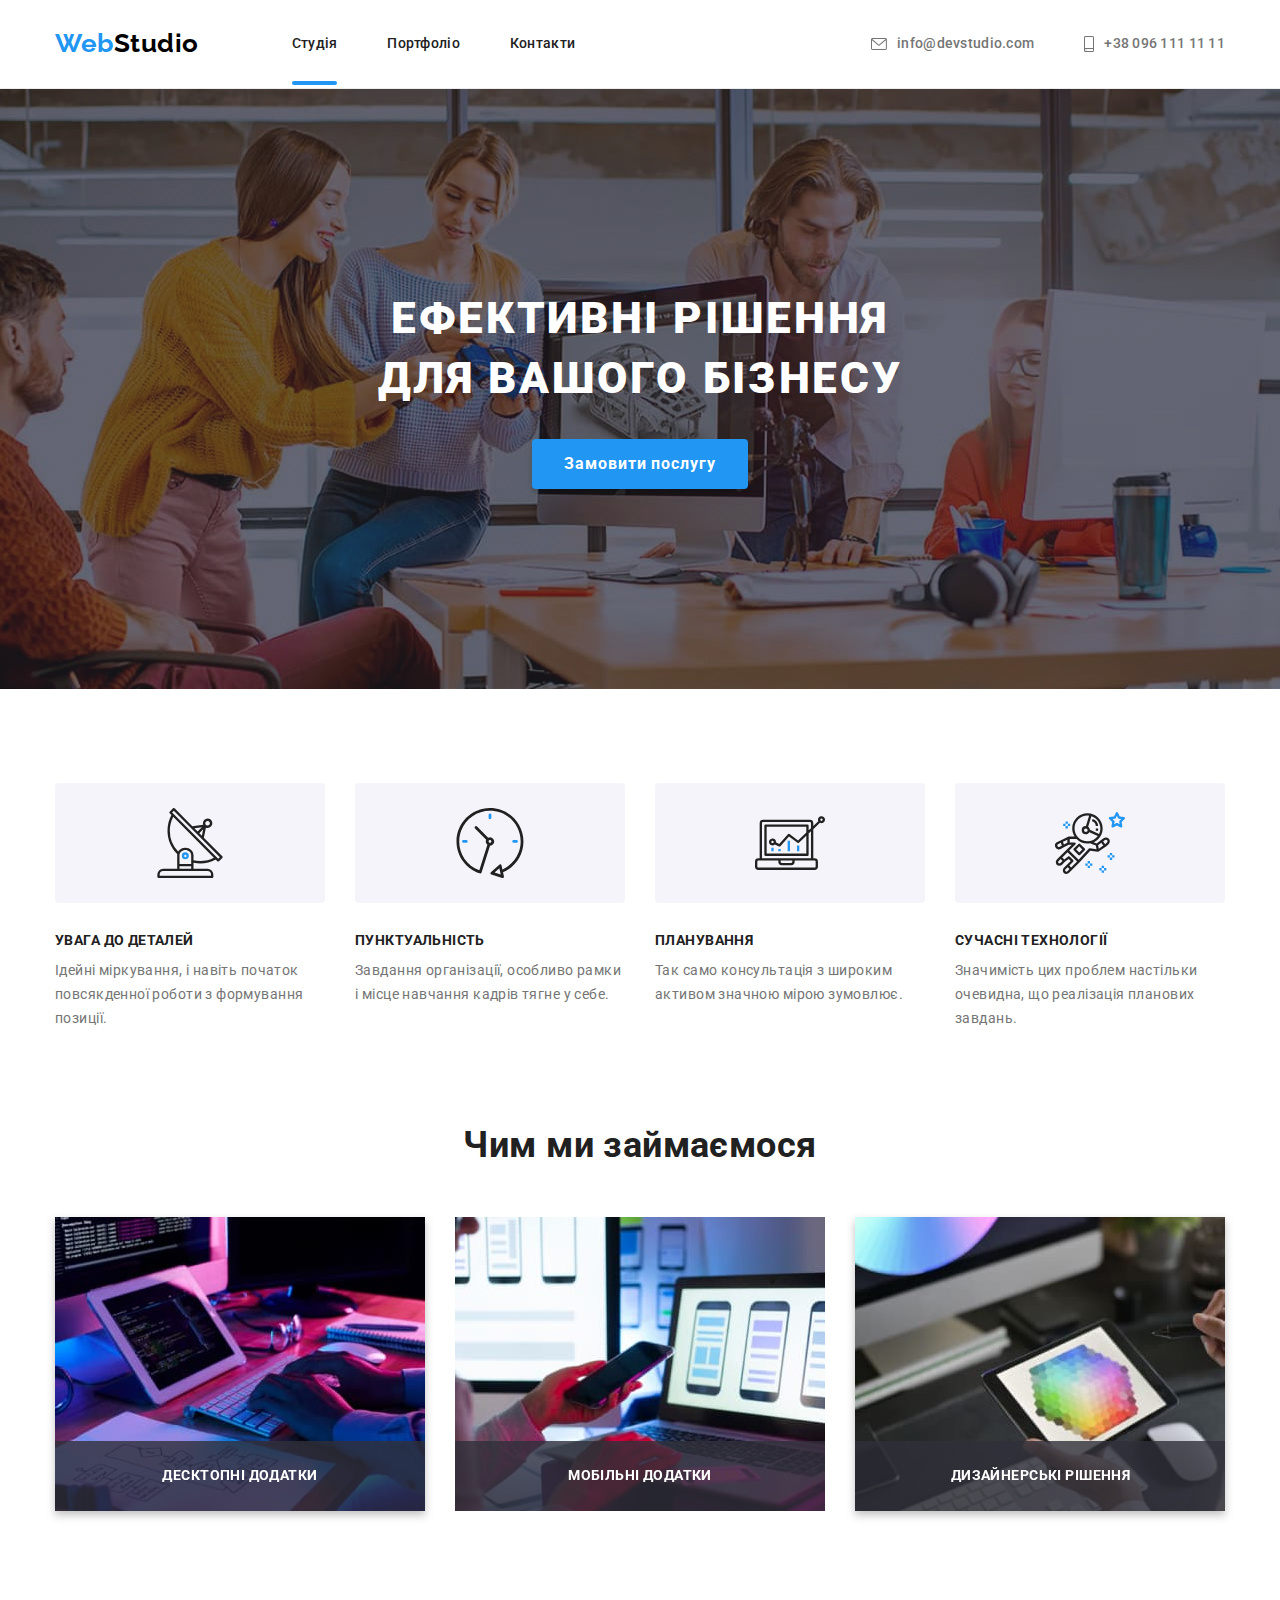
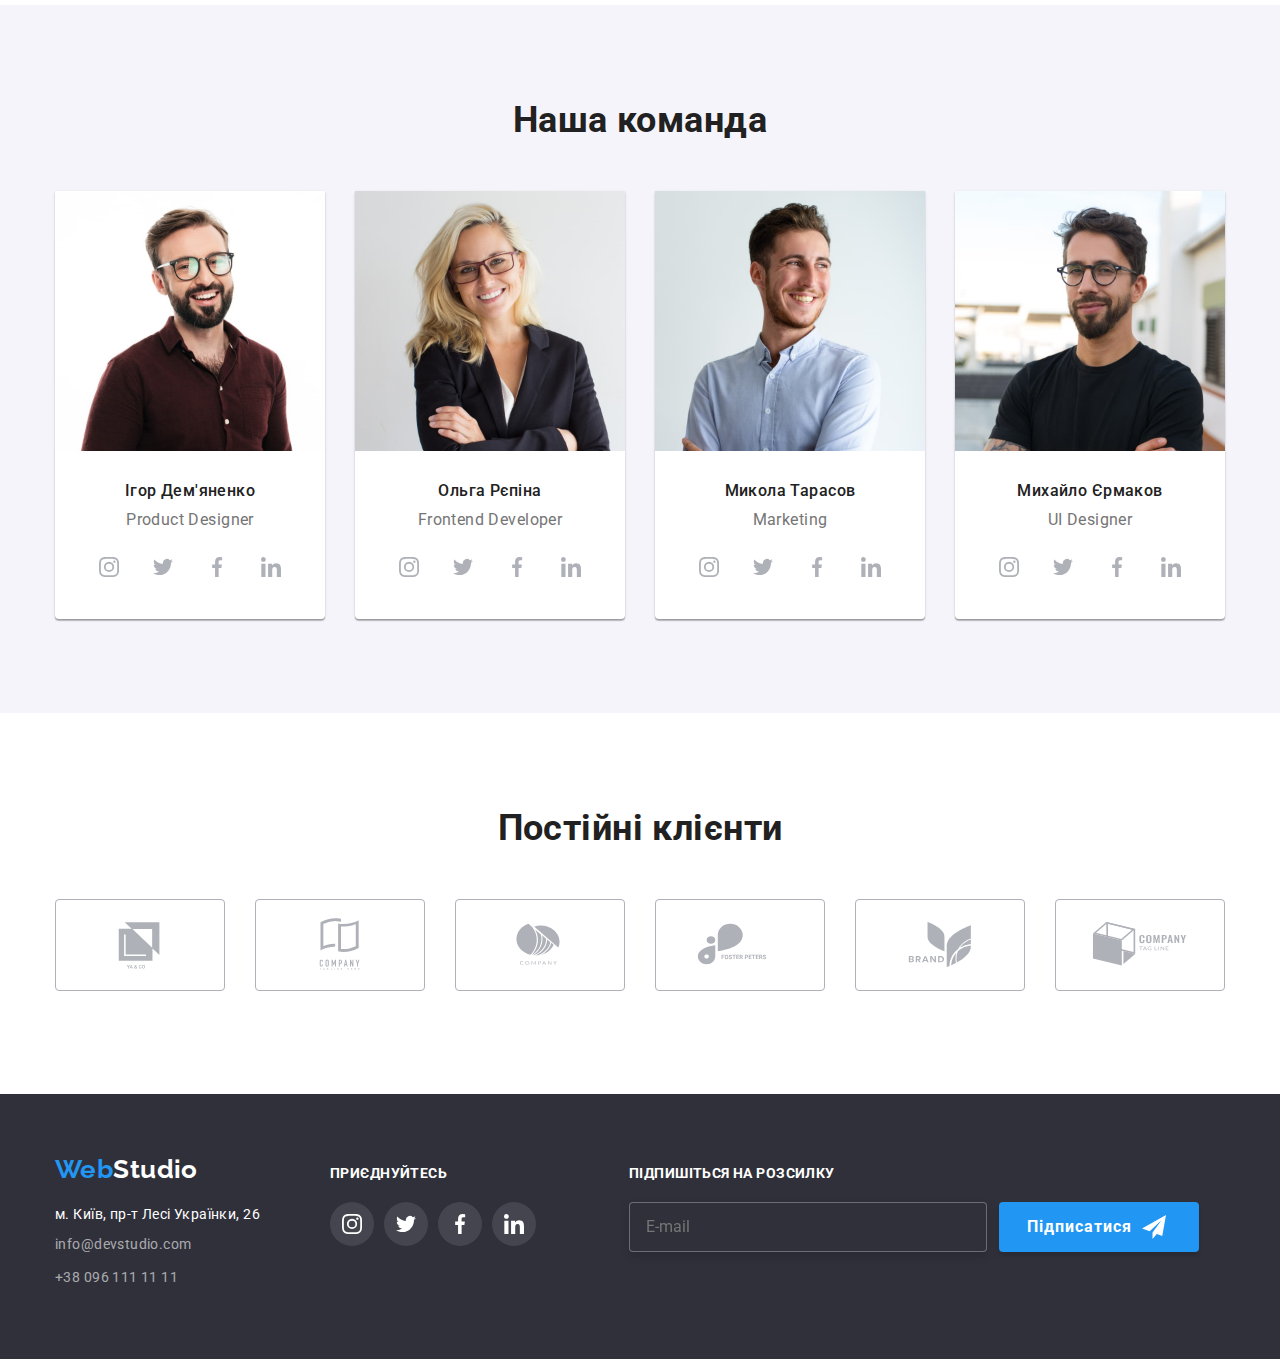
<file: index.html>
<!DOCTYPE html>
<html lang="uk">
<head>
    <meta charset="UTF-8">
    <meta http-equiv="X-UA-Compatible" content="IE=edge">
    <meta name="viewport" content="width=device-width, initial-scale=1.0">
    <title>WebStudio</title>
    <link rel="preconnect" href="https://fonts.googleapis.com">
    <link rel="preconnect" href="https://fonts.gstatic.com" crossorigin>
    <link href="https://fonts.googleapis.com/css2?family=Raleway:wght@700&family=Roboto:wght@400;500;700;900&display=swap"
        rel="stylesheet">
    <link rel="stylesheet" href="https://cdnjs.cloudflare.com/ajax/libs/modern-normalize/1.1.0/modern-normalize.min.css">
    <link rel="stylesheet" href="./css/main.min.css">
</head>
<body>
    <header class="page-header">
        <div class="container page-header__container">
            <nav class="page-header__nav">
                <a href="./index.html" class="link logo  page-header__logo page-header__link"><span class="accent">Web</span>Studio</a>
                <ul class="list page-header__nav">
                    <li class="current-item"><a href="./index.html" class="current link page-header__link">Студія</a></li>
                    <li><a href="./portfolio.html" class="link page-header__item page-header__link">Портфоліо</a></li>
                    <li><a href="" class="link page-header__item page-header__link">Контакти</a></li>
                </ul>
            </nav> 
            <ul class="list contact">
                <li>
                    <a href="mailto:info@devstudio.com" lang="en" class="link page-header__link--distance contact__nav">
                        <svg class="contact__icon" width="16" height="12">
                        <use href="./images/icons.svg#icon-envelope"></use>
                    </svg>
                    info@devstudio.com
                    </a></li>
                <li><a href="tel:+380961111111" class="link page-header__link--distance page-header__item contact__nav">
                    <svg class="contact__icon" width="10" height="16">
                        <use href="./images/icons.svg#icon-smartphone"></use>
                    </svg>
                    +38 096 111 11 11</a></li>
            </ul>
        </div>
    </header>
    <main>
        <section class="section hero">
                <h1 class="hero__title">Ефективні рішення<br>для вашого бізнесу</h1>
                <button data-modal-open type="button" class="button hero__button">Замовити послугу</button>
                <div class="hero__backdrop is-hidden" data-modal>
                    <div class="modal">
                        <button data-modal-close type="button" class="button__close">
                            <svg class="icon" width="18" height="18">
                                <use href="./images/icons.svg#icon-close-black-18dp"></use>
                            </svg>
                        </button>
                        <form class="modal__form" autocomplete="off">
                            <h2 class="modal__title">Залиште свої дані, ми вам передзвонимо</h2>
                            <div class="modal__container">
                                <label class="modal__label" for="name">Ім'я</label>
                                <input type="text" name="name" class="modal__input" id="name">
                                <svg class="icon modal__icon" width="18" height="18">
                                    <use href="./images/icons.svg#icon-person-black-18dp"></use>
                                </svg>
                            </div>
                            <div class="modal__container">
                                <label class="modal__label" for="phone">Телефон</label>
                                <input type="tel" name="phone" class="modal__input" id="phone">
                                <svg class="icon modal__icon" width="18" height="18">
                                    <use href="./images/icons.svg#icon-phone-black-18dp"></use>
                                </svg>
                            </div>
                            <div class="modal__container">
                                <label class="modal__label" for="mail">Пошта</label>
                                <input type="email" name="mail" class="modal__input" id="mail">
                                <svg class="icon modal__icon" width="18" height="18">
                                    <use href="./images/icons.svg#icon-email-black-18dp"></use>
                                </svg>
                            </div>
                            <div class="feedback">
                                <label class="modal__label" for="feedback">Коментар</label>
                                <textarea class="modal__feedback" name="feedback" id="feedback" placeholder="Введіть текст"></textarea>
                            </div>
                            <label class="checkbox">
                                <input class="checkbox__input visually-hidden" type="checkbox" name="access" value="access">
                                <svg class="checkbox__icon" width="16" height="15">
                                    <use href="./images/icons.svg#icon-Vector"></use>
                                </svg> 
                                Погоджуюся з розсилкою та приймаю &nbsp;<a href="" class="checkbox__link">Умови договору</a>
                            </label>
                            <button type="submit" class=" button modal__button">Відправити</button>
                        </form>
                    </div>
                </div>
        </section>
        <section class="section features">
            <div class="container">
                <h2 class="visually-hidden">Особливості</h2>
                <ul class="list features__list">
                    <li class="item features__item">
                        <div class="features__container">
                            <svg width="70" height="70">
                                <use href="./images/icons.svg#icon-antenna"></use>
                            </svg>
                        </div>
                        <h3 class="features__title">Увага до деталей</h3>
                        <p class="features__text">Ідейні міркування, і навіть початок повсякденної роботи з формування позиції.</p>
                    </li>
                    <li class="item features__item">
                        <div class="features__container">
                            <svg width="70" height="70">
                                <use href="./images/icons.svg#icon-clock"></use>
                            </svg>
                        </div>
                        <h3 class="features__title">Пунктуальність</h3>
                        <p class="features__text">Завдання організації, особливо рамки і місце навчання кадрів тягне у себе.</p>
                    </li>
                    <li class="item features__item">
                        <div class="features__container">
                            <svg width="70" height="70">
                                <use href="./images/icons.svg#icon-diagram"></use>
                            </svg>
                        </div>
                        <h3 class="features__title">Планування</h3>
                        <p class="features__text">Так само консультація з широким активом значною мірою зумовлює.</p>
                    </li>
                    <li class="features__item">
                        <div class="features__container">
                            <svg width="70" height="70">
                                <use href="./images/icons.svg#icon-astronaut"></use>
                            </svg>
                        </div>
                        <h3 class="features__title">Сучасні технології</h3>
                        <p class="features__text">Значимість цих проблем настільки очевидна, що реалізація планових завдань.</p>
                    </li>
                </ul>
            </div>
        </section>
        <section class="section work">
           <div class="container">
            <h2 class="section__title">Чим ми займаємося</h2>
            <ul class="list work__list">
                <li class="item work__item">
                    <div class="work__image">
                        <img src="./images/box1.jpg" class="no-gap" alt="Набір коду на клавіатурі" width="370" height="294">
                        <div class="work__meta">
                            <h3 class="work__description">Десктопні додатки</h3>
                        </div>
                    </div>  
                </li>
                <li class="item work__itemt">
                    <div class="work__image">
                        <img src="./images/box2.jpg" class="no-gap" alt="Процес розробки мобільних додатків" width="370"
                            height="294">
                        <div class="work__meta">
                            <h3 class="work__description">Мобільні додатки</h3>
                        </div>
                    </div>
                </li>
                <li class="work__item">
                    <div class="work__image">
                        <img src="./images/box3.jpg" class="no-gap" alt="Підбір кольору вебдизайнером на телефоні" width="370"
                            height="294">
                        <div class="work__meta work__meta--padding">
                            <h3 class="work__description">Дизайнерські рішення</h3>
                        </div>
                    </div>
                </li>
            </ul>
           </div>
        </section>
        <section class="section team">
            <div class="container">
                <h2 class="section__title">Наша команда</h2>
                <ul class="list team__list">
                    <li class="item team__item">
                        <img src="./images/img.jpg" class="no-gap" alt="На фото Ігор Дем'яненко" width="270" height="260">
                        <div class="team__meta">
                            <h3 class="team__people">Ігор Дем'яненко</h3>
                            <p class="team__proffesion">Product Designer</p>
                            <ul class="list social">
                                <li class="item social__item">
                                    <a href="" class="link social__link">
                                            <svg class="icon" width="20" height="20">
                                                <use href="./images/icons.svg#icon-instagram"></use>
                                            </svg>
                                    </a>
                                </li>
                                <li class="item social__item">
                                    <a href="" class="link social__link">
                                            <svg class="icon" width="20" height="20">
                                                <use href="./images/icons.svg#icon-twitter"></use>
                                            </svg>
                                        </a>
                                </li>
                                <li class="item social__item">
                                    <a href="" class="link social__link">
                                            <svg class="icon" width="20" height="20">
                                                <use href="./images/icons.svg#icon-facebook"></use>
                                            </svg>
                                    </a>
                                </li>
                                <li>
                                    <a href="" class="link social__link">
                                            <svg class="icon no-margin" width="20" height="20">
                                                <use href="./images/icons.svg#icon-linkedin"></use>
                                            </svg>
                                    </a>
                                </li>
                            </ul>
                        </div>
                    </li>
                    <li class="item team__item">
                        <img src="./images/img1.jpg" class="no-gap" alt="На фото Ольга Рєпіна" width="270" height="260">
                        <div class="team__meta">
                            <h3 class="team__people">Ольга Рєпіна</h3>
                            <p class="team__proffesion">Frontend Developer</p>
                            <ul class="list social">
                                <li class="item social__item">
                                    <a href="" class="link social__link">
                                            <svg class="icon" width="20" height="20">
                                                <use href="./images/icons.svg#icon-instagram"></use>
                                            </svg>
                                    </a>
                                </li>
                                <li class="item social__item">
                                    <a href="" class="link social__link">
                                            <svg class="icon" width="20" height="20">
                                                <use href="./images/icons.svg#icon-twitter"></use>
                                            </svg>
                                    </a>
                                </li>
                                <li class="item social__item">
                                    <a href="" class="link social__link">
                                            <svg class="icon" width="20" height="20">
                                                <use href="./images/icons.svg#icon-facebook"></use>
                                            </svg>
                                    </a>
                                </li>
                                <li>
                                    <a href="" class="link social__link">
                                            <svg class="icon no-margin" width="20" height="20">
                                                <use href="./images/icons.svg#icon-linkedin"></use>
                                            </svg>
                                    </a>
                                </li>
                            </ul>
                        </div>
                    </li>
                    <li class="item team__item">
                        <img src="./images/img2.jpg" class="no-gap" alt="На фото Микола Тарасов" width="270" height="260">
                        <div class="team__meta">
                            <h3 class="team__people">Микола Тарасов</h3>
                            <p class="team__proffesion">Marketing</p>
                            <ul class="list social">
                                <li class="item social__item">
                                    <a href="" class="link social__link">
                                            <svg class="icon" width="20" height="20">
                                                <use href="./images/icons.svg#icon-instagram"></use>
                                            </svg>
                                    </a>
                                </li>
                                <li class="item social__item">
                                    <a href="" class="link social__link">
                                            <svg class="icon" width="20" height="20">
                                                <use href="./images/icons.svg#icon-twitter"></use>
                                            </svg>
                                    </a>
                                </li>
                                <li class="item social__item">
                                    <a href="" class="link social__link">
                                            <svg class="icon" width="20" height="20">
                                                <use href="./images/icons.svg#icon-facebook"></use>
                                            </svg>
                                    </a>
                                </li>
                                <li>
                                    <a href="" class="link social__link">
                                            <svg class="icon no-margin" width="20" height="20">
                                                <use href="./images/icons.svg#icon-linkedin"></use>
                                            </svg>
                                    </a>
                                </li>
                            </ul>
                        </div>
                    </li>
                    <li class="item team__item">
                        <img src="./images/img3.jpg" class="no-gap" alt="На фото Михайло Єрмаков" width="270" height="260">
                        <div class="team__meta">
                            <h3 class="team__people">Михайло Єрмаков</h3>
                            <p class="team__proffesion">UI Designer</p>
                            <ul class="list social">
                                <li class="social__item">
                                    <a href="" class="link social__link">
                                            <svg class="icon" width="20" height="20">
                                                <use href="./images/icons.svg#icon-instagram"></use>
                                            </svg>
                                    </a>
                                </li>
                                <li class="item social__item">
                                    <a href="" class="link social__link">
                                            <svg class="icon" width="20" height="20">
                                                <use href="./images/icons.svg#icon-twitter"></use>
                                            </svg>
                                    </a>
                                </li>
                                <li class="item social__item">
                                    <a href="" class="link social__link">
                                            <svg class="icon" width="20" height="20">
                                                <use href="./images/icons.svg#icon-facebook"></use>
                                            </svg>
                                    </a>
                                </li>
                                <li>
                                    <a href="" class="link social__link">
                                            <svg class="icon" width="20" height="20">
                                                <use href="./images/icons.svg#icon-linkedin"></use>
                                            </svg>
                                    </a>
                                </li>
                            </ul>
                        </div>
                    </li>
                </ul>
            </div>
        </section>
        <section class="section clients">
            <div class="container">
                <h2 class="section__title">Постійні клієнти</h2>
                <ul class="list client__list">
                    <li class="item"> 
                            <a href="" class="link client__link">
                                <svg class="icon" width="106" height="60">
                                    <use href="./images/icons.svg#icon-Logo"></use>
                                </svg>
                            </a>
                    </li>
                    <li class="item">
                        <a href="" class="link client__link">
                            <svg class="icon" width="106" height="60">
                                <use href="./images/icons.svg#icon-Logo2-1"></use>
                            </svg>
                        </a>
                    </li>
                    <li class="item">
                        <a href="" class="link client__link">
                            <svg class="icon" width="106" height="60">
                                <use href="./images/icons.svg#icon-Logo3-1"></use>
                            </svg>
                        </a>
                    </li>
                    <li class="item">
                        <a href="" class="link client__link">
                            <svg class="icon" width="106" height="60">
                                <use href="./images/icons.svg#icon-Logo4-1"></use>
                            </svg>
                        </a>
                    </li>
                    <li class="item">
                        <a href="" class="link client__link">
                            <svg class="icon" width="106" height="60">
                                <use href="./images/icons.svg#icon-Logo5-1"></use>
                            </svg>
                        </a>
                    </li>
                    <li>
                        <a href="" class="link client__link">
                            <svg class="icon" width="106" height="60">
                                <use href="./images/icons.svg#icon-Logo6-1"></use>
                            </svg>
                        </a>
                    </li>
                </ul>
            </div>
        </section>
    </main>
<footer class="footer">
    <div class="container footer__container">
        <div>
            <a href="./index.html" class="link logo footer__logo"><span class="accent">Web</span>Studio</a>
            <address>
                <ul class="list">
                    <li><a href="https://goo.gl/maps/CPtrU1FHBa2aNyZL9" class="link footer__address" target="_blank"
                            rel="noopener noreferrer nofollow">м. Київ, пр-т Лесі Українки, 26</a></li>
                    <li><a href="mailto:info@devstudio.com" lang="en" class="link footer__contact">info@devstudio.com</a>
                    </li>
                    <li><a href="tel:+380961111111" class="link footer__contact">+38 096 111 11 11</a></li>
                </ul>
            </address>
        </div>
        <div class="join">
            <span class="join__text">приєднуйтесь</span>
            <ul class="list social">
                <li class="item social__item">
                    <a href="" class="link social__link social__link--color">
                        <svg class="icon" width="20" height="20">
                            <use href="./images/icons.svg#icon-instagram"></use>
                        </svg>
                    </a>
                </li>
                <li class="item social__item">
                    <a href="" class="link social__link social__link--color">
                        <svg class="icon" width="20" height="20">
                            <use href="./images/icons.svg#icon-twitter"></use>
                        </svg></a>

                </li>
                <li class="item social__item">
                    <a href="" class="link social__link social__link--color">
                        <svg class="icon" width="20" height="20">
                            <use href="./images/icons.svg#icon-facebook"></use>
                        </svg>
                    </a>
                </li>
                <li>
                    <a href="" class="link social__link social__link--color">
                        <svg class="icon" width="20" height="20">
                            <use href="./images/icons.svg#icon-linkedin"></use>
                        </svg>
                    </a>
                </li>
            </ul>
        </div>
        <form class="join__form">
<label>
                <span class="join__text">Підпишіться на розсилку</span>
                <input type="email" class="join__input" name="join" placeholder="E-mail">
            </label>
            <button type="submit" class="button join__button">Підписатися
                <svg class="join__icon" width="24" height="24">
                    <use href="./images/icons.svg#icon-icon-send"></use>
                </svg>
            </button>
            
        </form>
    </div>
</footer>
<script src="./js/modal.js"></script>
</body>
</html>
</file>
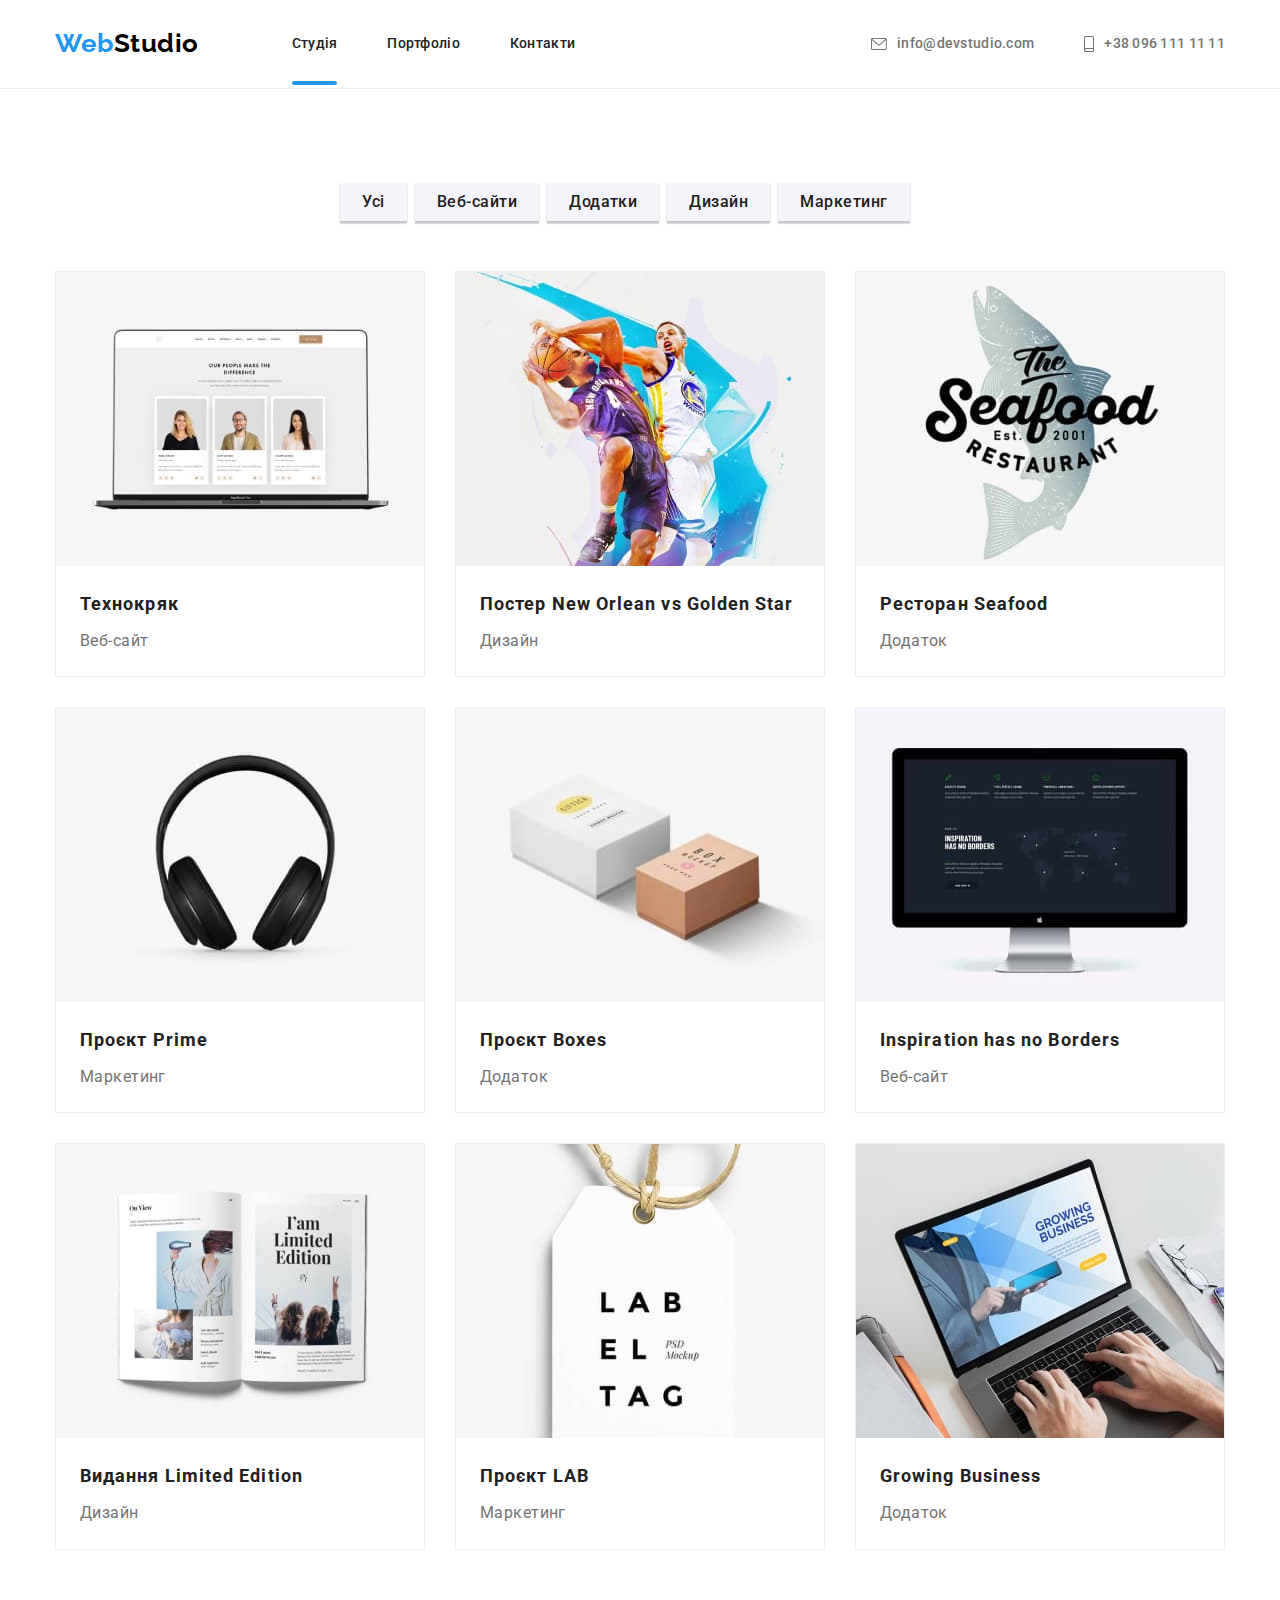
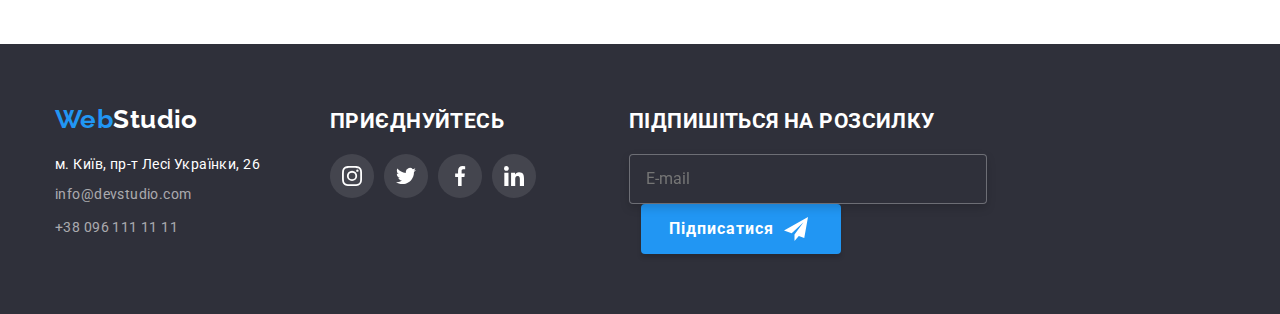
<file: portfolio.html>
<!DOCTYPE html>
<html lang="uk">

<head>
    <meta charset="UTF-8">
    <meta http-equiv="X-UA-Compatible" content="IE=edge">
    <meta name="viewport" content="width=device-width, initial-scale=1.0">
    <title>WebStudio</title>
    <link rel="preconnect" href="https://fonts.googleapis.com">
    <link rel="preconnect" href="https://fonts.gstatic.com" crossorigin>
    <link href="https://fonts.googleapis.com/css2?family=Raleway:wght@700&family=Roboto:wght@400;500;700;900&display=swap"
        rel="stylesheet">
    <link rel="stylesheet" href="https://cdnjs.cloudflare.com/ajax/libs/modern-normalize/1.1.0/modern-normalize.min.css">
    <link rel="stylesheet" href="./css/main.min.css">
</head>

<body>
<header class="page-header">
    <div class="container page-header__container">
        <nav class="page-header__nav">
            <a href="./index.html" class="link logo  page-header__logo page-header__link"><span
                    class="accent">Web</span>Studio</a>
            <ul class="list page-header__nav">
                <li class="current-item"><a href="./index.html" class="current link page-header__link">Студія</a></li>
                <li><a href="./portfolio.html" class="link page-header__item page-header__link">Портфоліо</a></li>
                <li><a href="" class="link page-header__item page-header__link">Контакти</a></li>
            </ul>
        </nav>
        <ul class="list contact">
            <li>
                <a href="mailto:info@devstudio.com" lang="en" class="link page-header__link--distance contact__nav">
                    <svg class="contact__icon" width="16" height="12">
                        <use href="./images/icons.svg#icon-envelope"></use>
                    </svg>
                    info@devstudio.com
                </a>
            </li>
            <li><a href="tel:+380961111111" class="link page-header__link--distance page-header__item contact__nav">
                    <svg class="contact__icon" width="10" height="16">
                        <use href="./images/icons.svg#icon-smartphone"></use>
                    </svg>
                    +38 096 111 11 11</a></li>
        </ul>
    </div>
</header>
 <main>
    <section class="section">
        <div class="container">
            <ul class="list portfolio">
                <li class="item portfolio__item"><button type="button" class="portfolio__button">Усі</button></li>
                <li class="item portfolio__item"><button type="button" class="portfolio__button">Веб-сайти</button></li>
                <li class="item portfolio__item"><button type="button" class="portfolio__button">Додатки</button></li>
                <li class="item portfolio__item"><button type="button" class="portfolio__button">Дизайн</button></li>
                <li class="item"><button type="button" class="portfolio__button">Маркетинг</button></li>
            </ul>
            <h1 class="visually-hidden">Портфоліо</h1>
            <ul class="list portfolio__list">
                <li class="item portfolio__container portfolio__container--bottom">
                    <a href="" class="link">
                        <div class="overlay">
                            <img src="./images/img().jpg" class="no-gap" alt="Фото трьох людей" width="370" height="294">
                            <div class="overlay__thumb">
                                <p class="overlay__text">Ресурс пропонує комплексні пропозиції з різним рівнем функціоналу та сервісів. Все це дозволить
                                    відвідувачу отримати вичерпні відомості про компанію чи приватну особу.</p>
                            </div>
                        </div>
                        <div class="portfolio__box">
                            <h2 class="portfolio__title">Технокряк</h2>
                            <p class="portfolio__project">Веб-сайт</p>
                        </div>
                    </a> 
                </li>
                <li class="item portfolio__container portfolio__container--bottom">
                        <a href="" class="link">
                            <div class="overlay">
                                <img src="./images/img(1).jpg" class="no-gap" alt="Гра в баскетбол" width="370" height="294">
                                <div class="overlay__thumb">
                                    <p class="overlay__text">Ресурс пропонує комплексні пропозиції з різним рівнем функціоналу та сервісів. Все це дозволить
                                        відвідувачу отримати вичерпні відомості про компанію чи приватну особу.</p>
                                </div>
                            </div>
                            <div class="portfolio__box">
                                <h2 class="portfolio__title">Постер New Orlean vs Golden Star</h2>
                                <p class="portfolio__project">Дизайн</p>
                            </div>
                        </a>
                </li>
                <li class="portfolio__container portfolio__container--bottom">
                    <a href="" class="link">
                        <div class="overlay">
                            <img src="./images/img(2).jpg" class="no-gap" alt="Логотип в вигляді риби і назва ресторану" width="370" height="294">
                            <div class="overlay__thumb">
                                <p class="overlay__text">Ресурс пропонує комплексні пропозиції з різним рівнем функціоналу та сервісів. Все це
                                    дозволить
                                    відвідувачу отримати вичерпні відомості про компанію чи приватну особу.</p>
                            </div>
                        </div>
                        <div class="portfolio__box">
                            <h2 class="portfolio__title">Ресторан Seafood</h2>
                            <p class="portfolio__project">Додаток</p>
                        </div>
                    </a>  
                </li>
                <li class="item  portfolio__container portfolio__container--bottom">
                    <a href="" class="link">
                        <div class="overlay">
                            <img src="./images/img(3).jpg" class="no-gap" alt="Наушники" width="370" height="294">
                            <div class="overlay__thumb">
                                <p class="overlay__text">Ресурс пропонує комплексні пропозиції з різним рівнем функціоналу та сервісів. Все це
                                    дозволить
                                    відвідувачу отримати вичерпні відомості про компанію чи приватну особу.</p>
                            </div>
                        </div>
                        <div class="portfolio__box">
                            <h2 class="portfolio__title">Проєкт Prime</h2>
                            <p class="portfolio__project">Маркетинг</p>
                        </div>
                    </a>
                </li>
                <li class="item  portfolio__container portfolio__container--bottom">
                    <a href="" class="link">
                        <div class="overlay">
                            <img src="./images/img(4).jpg" class="no-gap" alt="Дві коробоки" width="370" height="294">
                            <div class="overlay__thumb">
                                <p class="overlay__text">Ресурс пропонує комплексні пропозиції з різним рівнем функціоналу та сервісів. Все це
                                    дозволить
                                    відвідувачу отримати вичерпні відомості про компанію чи приватну особу.</p>
                            </div>
                        </div>
                        <div class="portfolio__box">
                            <h2 class="portfolio__title">Проєкт Boxes</h2>
                            <p class="portfolio__project">Додаток</p>
                        </div>
                    </a>
                </li>
                <li class="portfolio__container portfolio__container--bottom">
                    <a href="" class="link">
                        <div class="overlay">
                            <img src="./images/img(5).jpg" class="no-gap" alt="Монітор" width="370" height="294">
                            <div class="overlay__thumb">
                                <p class="overlay__text">Ресурс пропонує комплексні пропозиції з різним рівнем функціоналу та сервісів. Все це
                                    дозволить
                                    відвідувачу отримати вичерпні відомості про компанію чи приватну особу.</p>
                            </div>
                        </div>
                        <div class="portfolio__box">
                            <h2 class="portfolio__title">Inspiration has no Borders</h2>
                            <p class="portfolio__project">Веб-сайт</p>
                        </div>
                    </a>
                </li>
                <li class="item  portfolio__container">
                    <a href="" class="link">
                        <div class="overlay">
                            <img src="./images/img(6).jpg" class="no-gap" alt="Відкритий журнал" width="370" height="294">
                            <div class="overlay__thumb">
                                <p class="overlay__text">Ресурс пропонує комплексні пропозиції з різним рівнем функціоналу та сервісів. Все це
                                    дозволить
                                    відвідувачу отримати вичерпні відомості про компанію чи приватну особу.</p>
                            </div>
                        </div>
                        <div class="portfolio__box">
                            <h2 class="portfolio__title">Видання Limited Edition</h2>
                            <p class="portfolio__project">Дизайн</p>
                        </div>
                    </a>
                </li>
                <li class="item  portfolio__container">
                    <a href="" class="link">
                        <div class="overlay">
                            <img src="./images/img(7).jpg" class="no-gap" alt="Підвіска з логотипом" width="370" height="294">
                            <div class="overlay__thumb">
                                <p class="overlay__text">Ресурс пропонує комплексні пропозиції з різним рівнем функціоналу та сервісів. Все це
                                    дозволить
                                    відвідувачу отримати вичерпні відомості про компанію чи приватну особу.</p>
                            </div>
                        </div>
                        <div class="portfolio__box">
                            <h2 class="portfolio__title">Проєкт LAB</h2>
                            <p class="portfolio__project">Маркетинг</p>
                        </div>
                    </a>              
                </li>
                <li class="portfolio__container">
                    <a href="" class="link">
                        <div class="overlay">
                            <img src="./images/img(8).jpg" class="no-gap" alt="Робота за ноутбуком" width="370" height="294">
                        <div class="overlay__thumb">
                            <p class="overlay__text">Ресурс пропонує комплексні пропозиції з різним рівнем функціоналу та сервісів. Все це
                                дозволить
                                відвідувачу отримати вичерпні відомості про компанію чи приватну особу.</p>
                        </div>
                        </div>
                        <div class="portfolio__box">
                            <h2 class="portfolio__title">Growing Business</h2>
                            <p class="portfolio__project">Додаток</p>
                        </div>
                    </a>                  
                </li>
            </ul>
        </div>
    </section>
 </main>

<footer class="footer">
    <div class="container footer__container">
        <div>
            <a href="./index.html" class="link logo footer__logo"><span class="accent">Web</span>Studio</a>
            <address>
                <ul class="list">
                    <li><a href="https://goo.gl/maps/CPtrU1FHBa2aNyZL9" class="link footer__address" target="_blank"
                            rel="noopener noreferrer nofollow">м. Київ, пр-т Лесі Українки, 26</a></li>
                    <li><a href="mailto:info@devstudio.com" lang="en"
                            class="link footer__contact">info@devstudio.com</a>
                    </li>
                    <li><a href="tel:+380961111111" class="link footer__contact">+38 096 111 11 11</a></li>
                </ul>
            </address>
        </div>
        <div class="join">
            <h2 class="join__text">приєднуйтесь</h2>
            <ul class="list social">
                <li class="item social__item">
                    <a href="" class="link social__link social__link--color">
                        <svg class="icon" width="20" height="20">
                            <use href="./images/icons.svg#icon-instagram"></use>
                        </svg>
                    </a>
                </li>
                <li class="item social__item">
                    <a href="" class="link social__link social__link--color">
                        <svg class="icon" width="20" height="20">
                            <use href="./images/icons.svg#icon-twitter"></use>
                        </svg></a>

                </li>
                <li class="item social__item">
                    <a href="" class="link social__link social__link--color">
                        <svg class="icon" width="20" height="20">
                            <use href="./images/icons.svg#icon-facebook"></use>
                        </svg>
                    </a>
                </li>
                <li>
                    <a href="" class="link social__link social__link--color">
                        <svg class="icon" width="20" height="20">
                            <use href="./images/icons.svg#icon-linkedin"></use>
                        </svg>
                    </a>
                </li>
            </ul>
        </div>
        <form class="join__form">
            <label>
                <h2 class="join__text">Підпишіться на розсилку</h2>
                <input type="email" class="join__input" name="join" placeholder="E-mail">
                <button type="submit" class="button join__button">Підписатися
                    <svg class="join__icon" width="24" height="24">
                        <use href="./images/icons.svg#icon-icon-send"></use>
                    </svg>
                </button>
            </label>
        </form>
    </div>
</footer>
</body>

</html>
</file>
<file: css/main.min.css>
body{color:#212121;background-color:#fff;font-family:"Roboto",sans-serif;font-size:14px;letter-spacing:.03em}.list{list-style:none;padding:0;margin:0}h1,h2,h3,h4,h5,h6,p{padding:0;margin:0}.link{text-decoration:none;-webkit-transition:color 250ms cubic-bezier(0.4, 0, 0.2, 1);transition:color 250ms cubic-bezier(0.4, 0, 0.2, 1)}.link:hover,.link:focus{color:#2196f3}.accent{color:#2196f3}.no-gap{display:block}.section{padding-top:94px;padding-bottom:94px}.container{margin-left:auto;margin-right:auto;width:1200px;padding-left:15px;padding-right:15px}.item{margin-right:30px}.visually-hidden{position:absolute;white-space:nowrap;width:1px;height:1px;overflow:hidden;border:0;padding:0;clip:rect(0 0 0 0);-webkit-clip-path:inset(50%);clip-path:inset(50%);margin:-1px}.button{display:inline-block;font-family:inherit;color:#fff;background-color:#2196f3;font-weight:700;font-size:16px;line-height:1.88;letter-spacing:.06em;border-radius:4px;border:none;-webkit-box-shadow:0px 4px 4px rgba(0,0,0,.15);box-shadow:0px 4px 4px rgba(0,0,0,.15);cursor:pointer}.section__title{margin-bottom:50px;font-size:36px;line-height:1.17;text-align:center}.page-header{display:-webkit-box;display:-ms-flexbox;display:flex;-webkit-box-align:center;-ms-flex-align:center;align-items:center;border-bottom:1px solid #ececec}.page-header__container,.page-header__nav{display:-webkit-box;display:-ms-flexbox;display:flex;-webkit-box-align:center;-ms-flex-align:center;align-items:center}.page-header__item{margin-left:50px}.page-header__link{display:block;padding-top:32px;padding-bottom:32px;color:inherit;font-weight:500;letter-spacing:.02em;line-height:1.14}.current::after{content:"";position:absolute;bottom:0;right:0;-webkit-transform:translateY(25%);transform:translateY(25%);height:4px;width:100%;background-color:#2196f3;border-radius:2px}.current-item{position:relative}.logo{margin-right:93px;font-family:"Raleway",sans-serif;color:#000;font-weight:700;font-size:26px;line-height:1.19}.page-header__logo{padding-top:24px;padding-bottom:25px}.footer__logo{display:inline-block;margin-left:0;margin-right:0;margin-bottom:20px;color:#fff}.contact{display:-webkit-box;display:-ms-flexbox;display:flex;margin-left:auto}.page-header__link--distance{padding-top:32px;padding-bottom:32px}.contact__nav{display:-webkit-box;display:-ms-flexbox;display:flex;-webkit-box-align:center;-ms-flex-align:center;align-items:center;color:#757575;line-height:1.71;font-weight:500;letter-spacing:.02em;fill:currentColor}.contact__nav:hover{fill:#2196f3}.contact__icon{margin-right:10px}.hero{padding:200px 0;max-width:1600px;margin-left:auto;margin-right:auto;background-color:#2f303a;background-image:-webkit-gradient(linear, left top, right top, from(rgba(47, 48, 58, 0.4)), to(rgba(47, 48, 58, 0.4))),url(../images/Img\(BG\).jpg);background-image:linear-gradient(to right, rgba(47, 48, 58, 0.4), rgba(47, 48, 58, 0.4)),url(../images/Img\(BG\).jpg);text-align:center;background-repeat:no-repeat;background-position:center;background-size:cover}.hero__title{margin-bottom:30px;color:#fff;font-weight:900;font-size:44px;line-height:1.36;letter-spacing:.06em;text-transform:uppercase}.hero__button{padding:10px 32px;min-width:216px}.hero__backdrop{position:fixed;top:0;left:0;width:100%;height:100%;background-color:rgba(0,0,0,.2);-webkit-transition:opacity 250ms cubic-bezier(0.4, 0, 0.2, 1);transition:opacity 250ms cubic-bezier(0.4, 0, 0.2, 1)}.hero__backdrop.is-hidden{opacity:0;pointer-events:none}.hero__backdrop.is-hidden .modal{-webkit-transform:translate(-50%, -50%) scale(0);transform:translate(-50%, -50%) scale(0)}.modal{position:relative;width:528px;height:581px;background-color:#fff;position:absolute;top:50%;left:50%;-webkit-transform:translate(-50%, -50%) scale(1);transform:translate(-50%, -50%) scale(1);-webkit-transition:-webkit-transform 250ms cubic-bezier(0.4, 0, 0.2, 1);transition:-webkit-transform 250ms cubic-bezier(0.4, 0, 0.2, 1);transition:transform 250ms cubic-bezier(0.4, 0, 0.2, 1);transition:transform 250ms cubic-bezier(0.4, 0, 0.2, 1), -webkit-transform 250ms cubic-bezier(0.4, 0, 0.2, 1)}.button__close{position:absolute;top:0;right:0;display:-webkit-inline-box;display:-ms-inline-flexbox;display:inline-flex;-webkit-box-pack:center;-ms-flex-pack:center;justify-content:center;-webkit-box-align:center;-ms-flex-align:center;align-items:center;width:30px;height:30px;margin-top:8px;margin-right:8px;border:1px solid rgba(0,0,0,.1);fill:#212121;background-color:#fff;border-radius:50%;cursor:pointer;-webkit-transform:scale(1);transform:scale(1);-webkit-transition:transfom 250ms cubic-bezier(0.4, 0, 0.2, 1),color 250ms cubic-bezier(0.4, 0, 0.2, 1);transition:transfom 250ms cubic-bezier(0.4, 0, 0.2, 1),color 250ms cubic-bezier(0.4, 0, 0.2, 1)}.button__close:hover,.button__close:focus{fill:#2196f3}.hero__backdrop.is-hidden .button__close{-webkit-transform:scale(0);transform:scale(0)}.modal__form{width:100%;padding:40px 41px}.modal__title{font-weight:700;font-size:20px;line-height:1.15;text-align:center;margin-bottom:35px}.modal__container{position:relative;margin-bottom:25px;fill:#212121;-webkit-transition:color 250ms cubic-bezier(0.4, 0, 0.2, 1);transition:color 250ms cubic-bezier(0.4, 0, 0.2, 1)}.modal__container:focus-within{fill:#2196f3}.modal__label{position:absolute;top:0;-webkit-transform:translateY(-120%);transform:translateY(-120%);font-size:12px;line-height:1.17;letter-spacing:.01em;color:#757575}.modal__input{padding-top:11px;padding-bottom:11px;padding-left:35px;min-width:448px;border:1px solid rgba(33,33,33,.2);border-radius:4px;-webkit-transition:border-color 250ms cubic-bezier(0.4, 0, 0.2, 1);transition:border-color 250ms cubic-bezier(0.4, 0, 0.2, 1)}.modal__input:focus-within{outline:none;border-color:#2196f3}.modal__icon{position:absolute;top:50%;left:12px;-webkit-transform:translateY(-50%);transform:translateY(-50%);display:-webkit-inline-box;display:-ms-inline-flexbox;display:inline-flex}.feedback{position:relative;margin-bottom:20px}.modal__feedback{resize:none;width:448px;height:118px;padding-top:12px;padding-left:15px;font-size:12px;line-height:1.17;letter-spacing:.01em;color:rgba(117,117,117,.5);border:1px solid rgba(33,33,33,.2);border-radius:4px;-webkit-transition:border-color 250ms cubic-bezier(0.4, 0, 0.2, 1);transition:border-color 250ms cubic-bezier(0.4, 0, 0.2, 1)}.modal__feedback:focus-within{outline:none;border-color:#2196f3}.checkbox{position:relative;display:-webkit-box;display:-ms-flexbox;display:flex;-webkit-box-align:center;-ms-flex-align:center;align-items:center;-webkit-box-pack:center;-ms-flex-pack:center;justify-content:center;margin-bottom:30px;line-height:1.71}.checkbox__link{color:#2196f3}.checkbox__icon{position:absolute;top:0;left:0;display:inline-block;margin-left:7px;-webkit-transform:translateY(25%);transform:translateY(25%);border:2px solid #212121;border-radius:4px;color:#fff;background-color:#fff}.checkbox__input:checked+.checkbox__icon{background-color:#2196f3;fill:currentColor;border-color:#2196f3;background-size:contain;background-origin:border-box}.modal__button{min-width:200px;font-weight:700;padding:10px 52px}.features__list{display:-webkit-box;display:-ms-flexbox;display:flex}.features__container{display:-webkit-inline-box;display:-ms-inline-flexbox;display:inline-flex;-webkit-box-pack:center;-ms-flex-pack:center;justify-content:center;-webkit-box-align:center;-ms-flex-align:center;align-items:center;margin-bottom:30px;width:270px;height:120px;background-color:#f5f4fa;border-radius:4px}.features__item{width:calc((100% - 90px)/4)}.features__title{margin-bottom:10px;text-transform:uppercase;font-size:inherit;line-height:1.14}.features__text{color:#757575;line-height:1.71}.work__list{display:-webkit-box;display:-ms-flexbox;display:flex}.work{padding-top:0}.work__item{display:block;-webkit-filter:drop-shadow(0px 4px 4px rgba(0, 0, 0, 0.25));filter:drop-shadow(0px 4px 4px rgba(0, 0, 0, 0.25));position:relative}.work__image{position:relative}.work__meta{position:absolute;bottom:0;display:block;width:370px;padding-top:27px;padding-left:107px;padding-bottom:27px;padding-right:107px;background-color:rgba(47,48,58,.8)}.work__description{line-height:1.14;font-size:inherit;text-align:center;text-transform:uppercase;color:#fff}.work__meta--padding{padding-left:95px;padding-right:94px}.team{margin-left:auto;margin-right:auto;background-color:#f5f4fa}.team__list{display:-webkit-box;display:-ms-flexbox;display:flex}.team__item{width:calc((100% - 90px)/4);background-color:#fff;-webkit-box-shadow:0px 1px 3px rgba(0,0,0,.12),0px 1px 1px rgba(0,0,0,.14),0px 2px 1px rgba(0,0,0,.2);box-shadow:0px 1px 3px rgba(0,0,0,.12),0px 1px 1px rgba(0,0,0,.14),0px 2px 1px rgba(0,0,0,.2);border-radius:0px 0px 4px 4px}.team__meta{padding-top:30px;padding-bottom:30px}.team__people{display:block;margin-bottom:10px;font-weight:500;font-size:16px;line-height:1.19;text-align:center}.team__proffesion{color:#757575;font-size:16px;line-height:1.19;text-align:center;margin-bottom:16px}.social{display:-webkit-box;display:-ms-flexbox;display:flex;-webkit-box-pack:center;-ms-flex-pack:center;justify-content:center}.social__item{margin-right:10px}.social__link{display:-webkit-inline-box;display:-ms-inline-flexbox;display:inline-flex;width:44px;height:44px;fill:#afb1b8;border-radius:50%;-webkit-box-pack:center;-ms-flex-pack:center;justify-content:center;-webkit-box-align:center;-ms-flex-align:center;align-items:center;-webkit-transition:background-color 250ms cubic-bezier(0.4, 0, 0.2, 1),color 250ms cubic-bezier(0.4, 0, 0.2, 1);transition:background-color 250ms cubic-bezier(0.4, 0, 0.2, 1),color 250ms cubic-bezier(0.4, 0, 0.2, 1)}.social__link:hover,.social__link:focus{background-color:#2196f3;fill:#fff}.clients{padding-bottom:103px}.client__list{display:-webkit-box;display:-ms-flexbox;display:flex;-webkit-box-pack:center;-ms-flex-pack:center;justify-content:center}.client__link{display:-webkit-inline-box;display:-ms-inline-flexbox;display:inline-flex;-webkit-box-pack:center;-ms-flex-pack:center;justify-content:center;-webkit-box-align:center;-ms-flex-align:center;align-items:center;width:170px;height:92px;fill:#afb1b8;border:1px solid #afb1b8;border-radius:4px;-webkit-transition:border 250ms cubic-bezier(0.4, 0, 0.2, 1),color 250ms cubic-bezier(0.4, 0, 0.2, 1);transition:border 250ms cubic-bezier(0.4, 0, 0.2, 1),color 250ms cubic-bezier(0.4, 0, 0.2, 1)}.client__link:hover,.client__link:focus{border:1px solid #2196f3;fill:#2196f3}.footer{background-color:#2f303a;padding-top:60px;padding-bottom:60px}.footer__container{display:-webkit-box;display:-ms-flexbox;display:flex;-webkit-box-align:baseline;-ms-flex-align:baseline;align-items:baseline}.footer__address{display:inline-block;margin-bottom:9px;color:#fff;font-style:normal;line-height:1.36}.footer__contact{display:inline-block;margin-bottom:9px;line-height:1.71;color:rgba(255,255,255,.6);font-style:normal}.join{display:inline-block;width:206px;height:80px;margin-left:70px}.join__text{display:block;margin-bottom:20px;font-weight:700;line-height:1.14;text-transform:uppercase;color:#fff}.social__link--color{background-color:rgba(255,255,255,.1);fill:#fff}.social__link--color:hover,.social__link--color:focus{background-color:#2196f3}.join__form{display:-webkit-inline-box;display:-ms-inline-flexbox;display:inline-flex;margin-left:93px}.join__input{display:block;min-width:358px;height:50px;padding-left:16px;font-size:16px;line-height:1.25;color:rgba(255,255,255,.6);background-color:#2f303a;border:1px solid rgba(255,255,255,.3);-webkit-filter:drop-shadow(0px 4px 4px rgba(0, 0, 0, 0.15));filter:drop-shadow(0px 4px 4px rgba(0, 0, 0, 0.15));border-radius:4px}.join__button{display:-webkit-box;display:-ms-flexbox;display:flex;-ms-flex-item-align:end;align-self:flex-end;min-width:200px;height:50px;padding-left:28px;margin-left:12px;-webkit-box-align:center;-ms-flex-align:center;align-items:center}.join__icon{margin-left:10px}.portfolio{display:-webkit-box;display:-ms-flexbox;display:flex;-webkit-box-pack:center;-ms-flex-pack:center;justify-content:center;margin-bottom:50px}.portfolio__item{margin-right:8px}.portfolio__button{padding:6px 22px;font-family:inherit;color:inherit;background-color:#f5f4fa;font-weight:500;font-size:16px;line-height:1.6;text-align:center;letter-spacing:.03em;border:none;cursor:pointer;-webkit-box-shadow:0px 3px 1px rgba(0,0,0,.1),0px 1px 2px rgba(0,0,0,.08),0px 2px 2px rgba(0,0,0,.12);box-shadow:0px 3px 1px rgba(0,0,0,.1),0px 1px 2px rgba(0,0,0,.08),0px 2px 2px rgba(0,0,0,.12);-webkit-transition:background-color 250ms cubic-bezier(0.4, 0, 0.2, 1),border-radius 250ms cubic-bezier(0.4, 0, 0.2, 1),color 250ms cubic-bezier(0.4, 0, 0.2, 1),-webkit-box-shadow 250ms cubic-bezier(0.4, 0, 0.2, 1);transition:background-color 250ms cubic-bezier(0.4, 0, 0.2, 1),border-radius 250ms cubic-bezier(0.4, 0, 0.2, 1),color 250ms cubic-bezier(0.4, 0, 0.2, 1),-webkit-box-shadow 250ms cubic-bezier(0.4, 0, 0.2, 1);transition:box-shadow 250ms cubic-bezier(0.4, 0, 0.2, 1),background-color 250ms cubic-bezier(0.4, 0, 0.2, 1),border-radius 250ms cubic-bezier(0.4, 0, 0.2, 1),color 250ms cubic-bezier(0.4, 0, 0.2, 1);transition:box-shadow 250ms cubic-bezier(0.4, 0, 0.2, 1),background-color 250ms cubic-bezier(0.4, 0, 0.2, 1),border-radius 250ms cubic-bezier(0.4, 0, 0.2, 1),color 250ms cubic-bezier(0.4, 0, 0.2, 1),-webkit-box-shadow 250ms cubic-bezier(0.4, 0, 0.2, 1)}.portfolio__button:hover,.portfolio__button:focus{color:#fff;background-color:#2196f3;-webkit-box-shadow:0px 3px 1px rgba(0,0,0,.1),0px 1px 2px rgba(0,0,0,.08),0px 2px 2px rgba(0,0,0,.12);box-shadow:0px 3px 1px rgba(0,0,0,.1),0px 1px 2px rgba(0,0,0,.08),0px 2px 2px rgba(0,0,0,.12);border-radius:4px}.portfolio__list{display:-webkit-box;display:-ms-flexbox;display:flex;-ms-flex-wrap:wrap;flex-wrap:wrap}.portfolio__container{width:calc((100% - 60px)/3);border:1px solid #eee;-webkit-transition:-webkit-box-shadow 250ms cubic-bezier(0.4, 0, 0.2, 1);transition:-webkit-box-shadow 250ms cubic-bezier(0.4, 0, 0.2, 1);transition:box-shadow 250ms cubic-bezier(0.4, 0, 0.2, 1);transition:box-shadow 250ms cubic-bezier(0.4, 0, 0.2, 1), -webkit-box-shadow 250ms cubic-bezier(0.4, 0, 0.2, 1)}.portfolio__container:hover{-webkit-box-shadow:0px 1px 1px rgba(0,0,0,.12),0px 4px 4px rgba(0,0,0,.06),1px 4px 6px rgba(0,0,0,.16);box-shadow:0px 1px 1px rgba(0,0,0,.12),0px 4px 4px rgba(0,0,0,.06),1px 4px 6px rgba(0,0,0,.16)}.portfolio__container--right{margin-right:30px}.portfolio__container--bottom{margin-bottom:30px}.portfolio__box{padding-top:20px;padding-bottom:20px;padding-left:24px}.portfolio__title{margin-bottom:4px;font-size:18px;line-height:2;letter-spacing:.06em;color:#212121}.portfolio__project{color:#757575;font-size:16px;line-height:1.9}.overlay{position:relative;overflow:hidden}.overlay:hover .overlay__thumb{-webkit-transform:translateY(0);transform:translateY(0)}.overlay__thumb{position:absolute;top:0;left:0;width:100%;height:100%;background-color:rgba(33,150,243,.9);-webkit-transform:translateY(100%);transform:translateY(100%);-webkit-transition:opacity 250ms cubic-bezier(0.4, 0, 0.2, 1),-webkit-transform 250ms cubic-bezier(0.4, 0, 0.2, 1);transition:opacity 250ms cubic-bezier(0.4, 0, 0.2, 1),-webkit-transform 250ms cubic-bezier(0.4, 0, 0.2, 1);transition:transform 250ms cubic-bezier(0.4, 0, 0.2, 1),opacity 250ms cubic-bezier(0.4, 0, 0.2, 1);transition:transform 250ms cubic-bezier(0.4, 0, 0.2, 1),opacity 250ms cubic-bezier(0.4, 0, 0.2, 1),-webkit-transform 250ms cubic-bezier(0.4, 0, 0.2, 1)}.overlay__text{position:absolute;top:0;right:0;padding-top:63px;padding-left:24px;padding-bottom:63px;padding-left:24px;font-size:18px;line-height:1.56;color:#fff;opacity:0;-webkit-transition:opacity 250ms cubic-bezier(0.4, 0, 0.2, 1);transition:opacity 250ms cubic-bezier(0.4, 0, 0.2, 1)}.overlay__text:hover{opacity:1}/*# sourceMappingURL=main.min.css.map */
</file>
